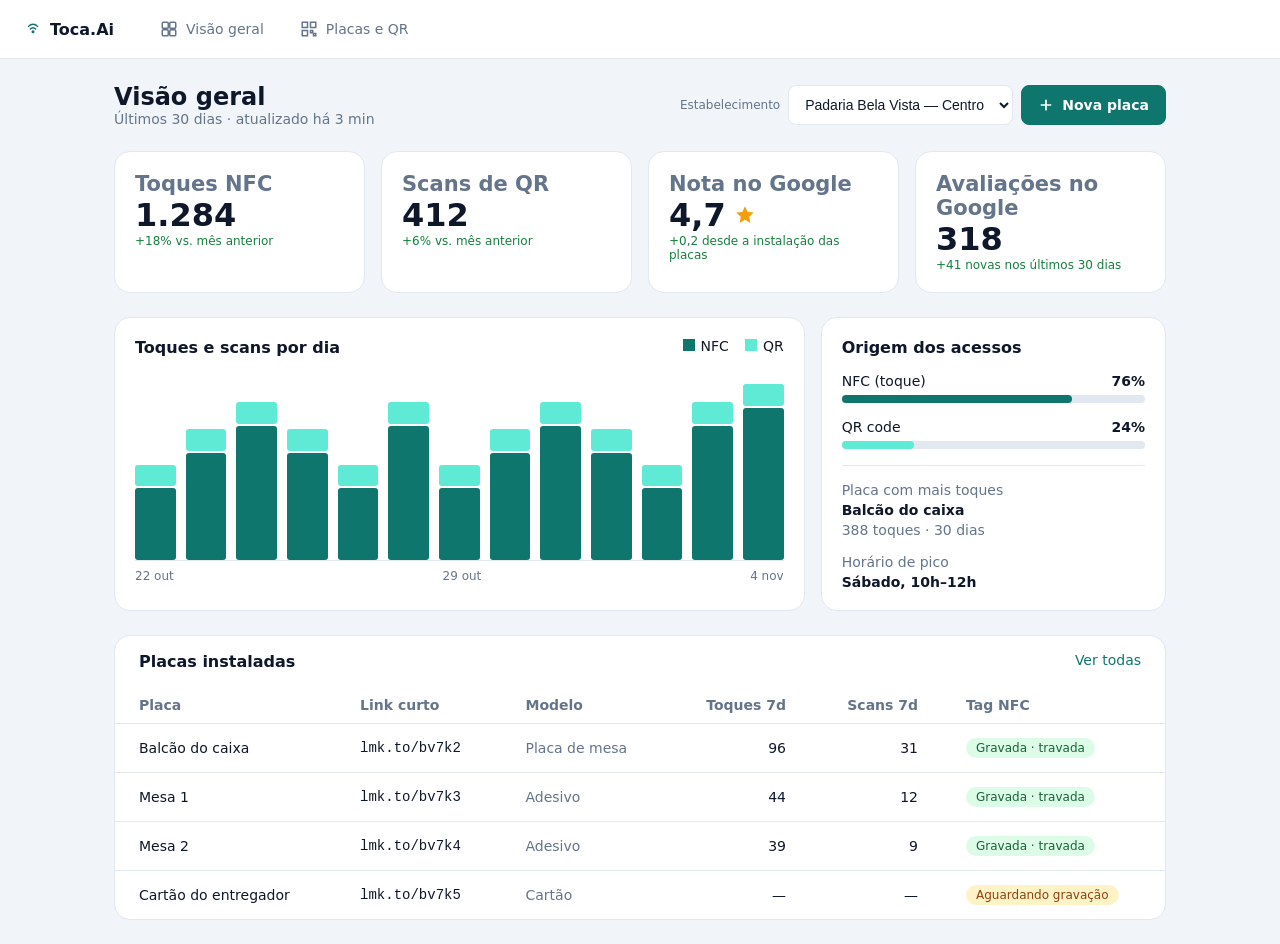
<file: index.html>
<!doctype html>
<html lang="pt-BR">
<head>
  <meta charset="utf-8">
  <meta name="viewport" content="width=device-width, initial-scale=1">
  <title>Visão geral — Toca.Ai</title>
  <link rel="stylesheet" href="style.css">
</head>
<body>
  <div>
    <!-- ===== Header ===== -->
    <div>
    <nav class="navigation" aria-label="Menu principal">
      <a class="brand" href="index.html" aria-label="Toca.Ai — ir para a página inicial">
        <span class="brand_mark" aria-hidden="true">
          <svg width="18" height="18" viewBox="0 0 24 24" fill="none" stroke="currentColor" stroke-width="2" stroke-linecap="round"><path d="M6 8.5a8 8 0 0 1 12 0"/><path d="M8.5 12a4.5 4.5 0 0 1 7 0"/><circle cx="12" cy="15.5" r="1" fill="currentColor"/></svg>
        </span>
        <span>Toca.Ai</span>
      </a>
      
      <!-- ===== Atributos do SVG é apenas para definir o tamanho da imagem vetorizada e manter a cor não precisa se preocupar em usar ===== -->
      <div class="nav">
        <a class="nav_item" href="index.html">
          <svg aria-hidden="true" width="18" height="18" viewBox="0 0 24 24" fill="none" stroke="currentColor" stroke-width="2" stroke-linecap="round"><rect x="3" y="3" width="8" height="8" rx="1.5"/><rect x="13" y="3" width="8" height="8" rx="1.5"/><rect x="3" y="13" width="8" height="8" rx="1.5"/><rect x="13" y="13" width="8" height="8" rx="1.5"/></svg>
          Visão geral
        </a>
        <a class="nav_item" href="editor-placa.html">
          <svg aria-hidden="true" width="18" height="18" viewBox="0 0 24 24" fill="none" stroke="currentColor" stroke-width="2" stroke-linecap="round"><rect x="3" y="3" width="7" height="7"/><rect x="14" y="3" width="7" height="7"/><rect x="3" y="14" width="7" height="7"/><path d="M14 14h3v3h-3zM18 18h3v3h-3z"/></svg>
          Placas e QR
        </a>
      </div>
    </nav>

  <!-- ===== Conteúdo ===== -->
  <main class="main">

    <header class="page-header">
      <div>
        <h1>Visão geral</h1>
        <p class="page-header_sub">Últimos 30 dias · atualizado há 3 min</p>
      </div>
      <div class="page-header_actions">
        <label class="field" for="establishment">Estabelecimento</label>
        <select class="select" id="establishment" name="establishment">
          <option>Padaria Bela Vista — Centro</option>
        </select>
        <a class="btn btn-primary" href="editor-placa.html">
          <svg aria-hidden="true" width="16" height="16" viewBox="0 0 24 24" fill="none" stroke="currentColor" stroke-width="2.5" stroke-linecap="round"><path d="M12 5v14M5 12h14"/></svg>
          Nova placa
        </a>
      </div>
    </header>

    <!-- Gráfico -->
    <section class="graph" aria-label="Indicadores">
      <article class="card graph">
        <h2 class="graph_label">Toques NFC</h2>
        <p class="graph_value">1.284</p>
        <p class="graph_delta">+18% vs. mês anterior</p>
      </article>
      <article class="card graph">
        <h2 class="graph_label">Scans de QR</h2>
        <p class="graph_value">412</p>
        <p class="graph_delta">+6% vs. mês anterior</p>
      </article>
      <article class="card graph">
        <h2 class="graph_label">Nota no Google</h2>
        <p class="graph_value">
          4,7
          <svg aria-hidden="true" class="graph_star" width="22" height="22" viewBox="0 0 24 24"><path d="M12 2.5l2.9 6.1 6.6.8-4.9 4.6 1.3 6.6L12 17.3l-5.9 3.3 1.3-6.6L2.5 9.4l6.6-.8z"/></svg>
        </p>
        <p class="graph_delta">+0,2 desde a instalação das placas</p>
      </article>
      <article class="card graph">
        <h2 class="graph_label">Avaliações no Google</h2>
        <p class="graph_value">318</p>
        <p class="graph_delta">+41 novas nos últimos 30 dias</p>
      </article>
    </section>

    <!-- Gráfico com a origem -->
    <section class="row-chart">

      <article class="card">
        <header class="card_head">
          <h2 class="card_title">Toques e scans por dia</h2>
          <ul class="legend">
            <li class="legend_item legend_item-nfc">NFC</li>
            <li class="legend_item legend_item-qr">QR</li>
          </ul>
        </header>
    
    <!-- Utilizar css pra simular o gráfico // Pesquisar sobre nth-child, vai ter que usar. Se não conseguirem podem deixar que eu arrumo no final -->
       <div class="bars" role="img" aria-label="Gráfico de barras: toques NFC e scans QR nos últimos 14 dias">
            <div class="bar"><span class="bar_qr"></span><span class="bar_nfc"></span></div>
            <div class="bar"><span class="bar_qr"></span><span class="bar_nfc"></span></div>
            <div class="bar"><span class="bar_qr"></span><span class="bar_nfc"></span></div>
            <div class="bar"><span class="bar_qr"></span><span class="bar_nfc"></span></div>
            <div class="bar"><span class="bar_qr"></span><span class="bar_nfc"></span></div>
            <div class="bar"><span class="bar_qr"></span><span class="bar_nfc"></span></div>
            <div class="bar"><span class="bar_qr"></span><span class="bar_nfc"></span></div>
            <div class="bar"><span class="bar_qr"></span><span class="bar_nfc"></span></div>
            <div class="bar"><span class="bar_qr"></span><span class="bar_nfc"></span></div>
            <div class="bar"><span class="bar_qr"></span><span class="bar_nfc"></span></div>
            <div class="bar"><span class="bar_qr"></span><span class="bar_nfc"></span></div>
            <div class="bar"><span class="bar_qr"></span><span class="bar_nfc"></span></div>
            <div class="bar"><span class="bar_qr"></span><span class="bar_nfc"></span></div>
        </div>

        <div class="axis">
          <span>22 out</span>
          <span>29 out</span>
          <span>4 nov</span>
        </div>
      </article>

      <article class="card card-origin">
        <h2 class="card_title">Origem dos acessos</h2>

        <div>
          <div class="progress_label"><span>NFC (toque)</span><strong>76%</strong></div>
          <div class="progress_track"><div class="progress_fill progress_fill-nfc"></div></div>
        </div>
        <div>
          <div class="progress_label"><span>QR code</span><strong>24%</strong></div>
          <div class="progress_track"><div class="progress_fill progress_fill-qr"></div></div>
        </div>

        <dl class="stats">
          <div class="stat">
            <dt>Placa com mais toques</dt>
            <dd>Balcão do caixa</dd>
            <dd class="stat_detail">388 toques · 30 dias</dd>
          </div>
          <div class="stat">
            <dt>Horário de pico</dt>
            <dd>Sábado, 10h–12h</dd>
          </div>
        </dl>
      </article>
    </section>

    <!-- Placas instaladas -->
    <section class="card table-card">
      <header class="table-card_head">
        <h2 class="card_title">Placas instaladas</h2>
        <a class="table-card_link" href="editor-placa.html">Ver todas</a>
      </header>

      <div class="table-scroll">
        <table class="table">
          <thead>
            <tr>
              <th scope="col">Placa</th>
              <th scope="col">Link curto</th>
              <th scope="col">Modelo</th>
              <th scope="col" class="num">Toques 7d</th>
              <th scope="col" class="num">Scans 7d</th>
              <th scope="col">Tag NFC</th>
            </tr>
          </thead>
          <tbody>
            <tr>
              <td>Balcão do caixa</td>
              <td class="table_mono">lmk.to/bv7k2</td>
              <td class="table_muted">Placa de mesa</td>
              <td class="num">96</td>
              <td class="num">31</td>
              <td><span class="badge badge-success">Gravada · travada</span></td>
            </tr>
            <tr>
              <td>Mesa 1</td>
              <td class="table_mono">lmk.to/bv7k3</td>
              <td class="table_muted">Adesivo</td>
              <td class="num">44</td>
              <td class="num">12</td>
              <td><span class="badge badge-success">Gravada · travada</span></td>
            </tr>
            <tr>
              <td>Mesa 2</td>
              <td class="table_mono">lmk.to/bv7k4</td>
              <td class="table_muted">Adesivo</td>
              <td class="num">39</td>
              <td class="num">9</td>
              <td><span class="badge badge-success">Gravada · travada</span></td>
            </tr>
            <tr>
              <td>Cartão do entregador</td>
              <td class="table_mono">lmk.to/bv7k5</td>
              <td class="table_muted">Cartão</td>
              <td class="num">—</td>
              <td class="num">—</td>
              <td><a class="badge badge-warning" href="#gravar">Aguardando gravação</a></td>
            </tr>
          </tbody>
        </table>
      </div>
    </section>
  </main>
</div>
</body>
</html>
</file>
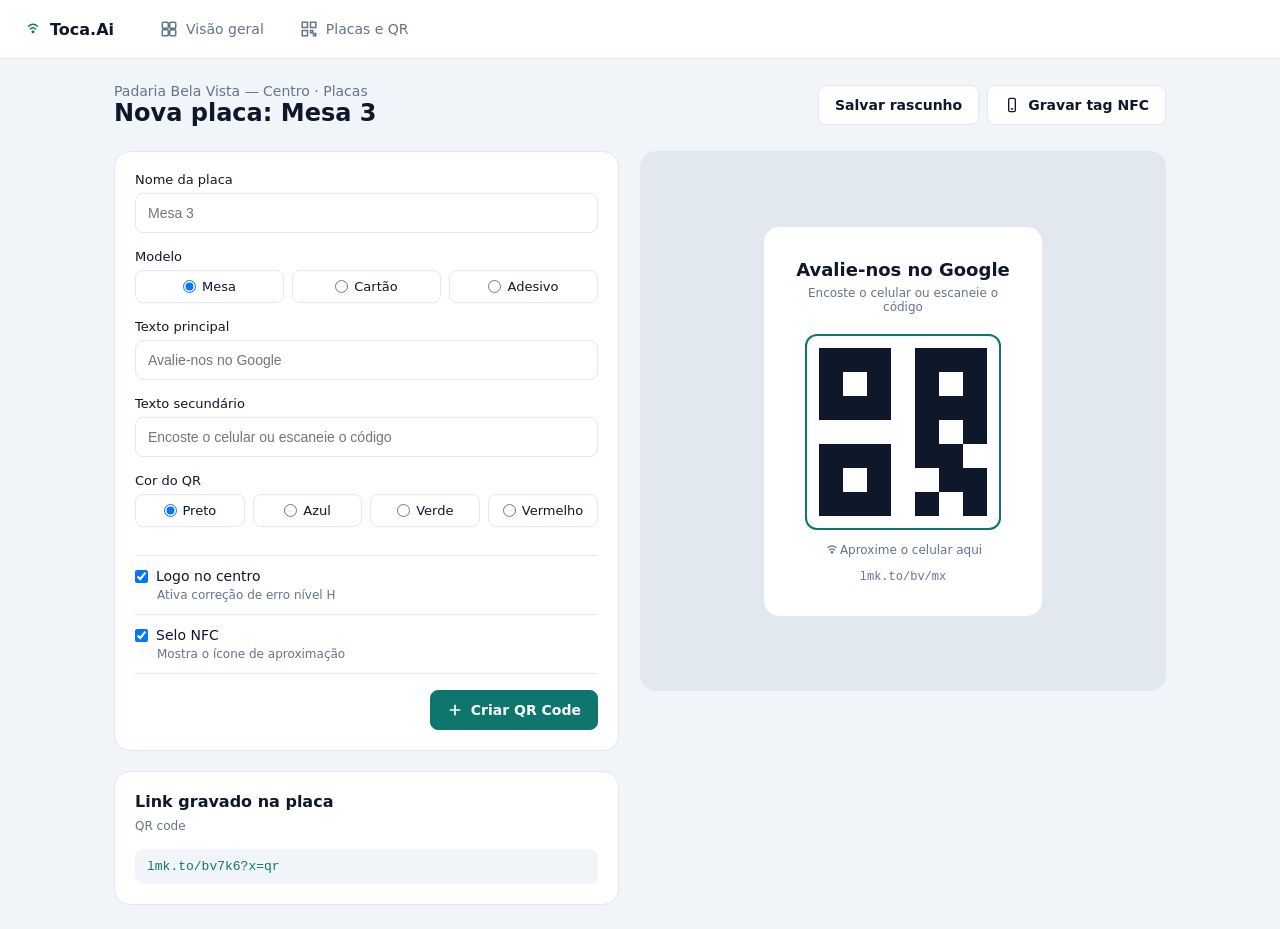
<file: editor-placa.html>
<!doctype html>
<html lang="pt-BR">
<head>
  <meta charset="utf-8">
  <meta name="viewport" content="width=device-width, initial-scale=1">
  <title>Nova placa: Mesa 3 — Toca.Ai</title>
  <link rel="stylesheet" href="style.css">
  <script src="script.js" defer></script>
</head>
<body>
  <div>
    <!-- ===== Menu Superior ===== -->
    <nav class="navigation" aria-label="Menu principal">
      <a class="brand" href="index.html" aria-label="Toca.Ai — ir para a página inicial">
        <span class="brand_mark" aria-hidden="true">
          <svg width="18" height="18" viewBox="0 0 24 24" fill="none" stroke="currentColor" stroke-width="2" stroke-linecap="round"><path d="M6 8.5a8 8 0 0 1 12 0"/><path d="M8.5 12a4.5 4.5 0 0 1 7 0"/><circle cx="12" cy="15.5" r="1" fill="currentColor"/></svg>
        </span>
        <span>Toca.Ai</span>
      </a>

      <div class="nav">
        <a class="nav_item" href="index.html">
          <svg aria-hidden="true" width="18" height="18" viewBox="0 0 24 24" fill="none" stroke="currentColor" stroke-width="2" stroke-linecap="round"><rect x="3" y="3" width="8" height="8" rx="1.5"/><rect x="13" y="3" width="8" height="8" rx="1.5"/><rect x="3" y="13" width="8" height="8" rx="1.5"/><rect x="13" y="13" width="8" height="8" rx="1.5"/></svg>
          Visão geral
        </a>
        <a class="nav_item" href="editor-placa.html">
          <svg aria-hidden="true" width="18" height="18" viewBox="0 0 24 24" fill="none" stroke="currentColor" stroke-width="2" stroke-linecap="round"><rect x="3" y="3" width="7" height="7"/><rect x="14" y="3" width="7" height="7"/><rect x="3" y="14" width="7" height="7"/><path d="M14 14h3v3h-3zM18 18h3v3h-3z"/></svg>
          Placas e QR
        </a>
      </div>
    </nav>

    <!-- ===== Conteúdo ===== -->
    <main class="main">

      <header class="page-header">
        <div>
          <p class="page-header_sub">Padaria Bela Vista — Centro · Placas</p>
          <h1>Nova placa: <span id="titulo-nome">Mesa 3</span></h1>
        </div>
        <div class="page-header_actions">
          <a class="btn" href="#">Salvar rascunho</a>
          <a class="btn" href="#gravar">
            <svg aria-hidden="true" width="16" height="16" viewBox="0 0 24 24" fill="none" stroke="currentColor" stroke-width="2" stroke-linecap="round"><rect x="7" y="2" width="10" height="20" rx="2"/><path d="M11 18h2"/></svg>
            Gravar tag NFC
          </a>
        </div>
      </header>

      <div class="editor">
        <div class="editor_left">
          <!-- novalidate: a validação fica por conta do script.js (evento submit) -->
          <form class="card editor_form" id="form-placa" action="#" method="post" novalidate>

            <div class="field">
              <label for="nome-placa">Nome da placa</label>
              <input class="select" type="text" id="nome-placa" name="nome-placa" placeholder="Mesa 3" required>
            </div>

            <fieldset class="field">
              <legend>Modelo</legend>
              <label><input type="radio" name="modelo" value="mesa" checked> Mesa</label>
              <label><input type="radio" name="modelo" value="cartao"> Cartão</label>
              <label><input type="radio" name="modelo" value="adesivo"> Adesivo</label>
            </fieldset>

            <div class="field">
              <label for="texto-principal">Texto principal</label>
              <input class="select" type="text" id="texto-principal" name="texto-principal" placeholder="Avalie-nos no Google" required>
            </div>

            <div class="field">
              <label for="texto-secundario">Texto secundário</label>
              <input class="select" type="text" id="texto-secundario" name="texto-secundario" placeholder="Encoste o celular ou escaneie o código" required>
            </div>

            <fieldset class="field">
              <legend>Cor do QR</legend>
              <label><input type="radio" name="cor-qr" value="preto" checked> Preto</label>
              <label><input type="radio" name="cor-qr" value="azul"> Azul</label>
              <label><input type="radio" name="cor-qr" value="verde"> Verde</label>
              <label><input type="radio" name="cor-qr" value="vermelho"> Vermelho</label>
            </fieldset>

            <div class="option">
              <label><input type="checkbox" name="logo-centro" checked> Logo no centro</label>
              <small class="field">Ativa correção de erro nível H</small>
            </div>

            <div class="option">
              <label><input type="checkbox" name="selo-nfc" checked> Selo NFC</label>
              <small class="field">Mostra o ícone de aproximação</small>
            </div>

            <!-- Botão de envio dentro do form: dispara o evento submit e a validação do script.js -->
            <div class="form_actions">
              <button class="btn btn-primary" type="submit">
                <svg aria-hidden="true" width="16" height="16" viewBox="0 0 24 24" fill="none" stroke="currentColor" stroke-width="2.5" stroke-linecap="round"><path d="M12 5v14M5 12h14"/></svg>
                Criar QR Code
              </button>
            </div>
          </form>

          <section class="card" aria-labelledby="titulo-link">
            <h2 class="card_title" id="titulo-link">Link gravado na placa</h2>
            <p class="field">QR code</p>
            <code class="table_mono">lmk.to/bv7k6?x=qr</code>
          </section>
        </div>

        <section class="editor_preview" aria-label="Pré-visualização da placa">
          <!-- A classe plate--mesa | plate--cartao | plate--adesivo é trocada pelo script.js -->
          <figure class="plate plate--mesa" id="placa-preview">
            <h2 class="card_title" id="preview-titulo">Avalie-nos no Google</h2>
            <p class="field" id="preview-subtitulo">Encoste o celular ou escaneie o código</p>

            <div class="qr-box">
  <div class="qr-grid">
    <div class="qr-p"></div><div class="qr-p"></div><div class="qr-p"></div><div class="qr-b"></div><div class="qr-p"></div><div class="qr-p"></div><div class="qr-p"></div>
    <div class="qr-p"></div><div class="qr-b"></div><div class="qr-p"></div><div class="qr-b"></div><div class="qr-p"></div><div class="qr-b"></div><div class="qr-p"></div>
    <div class="qr-p"></div><div class="qr-p"></div><div class="qr-p"></div><div class="qr-b"></div><div class="qr-p"></div><div class="qr-p"></div><div class="qr-p"></div>
    <div class="qr-b"></div><div class="qr-b"></div><div class="qr-b"></div><div class="qr-b"></div><div class="qr-p"></div><div class="qr-b"></div><div class="qr-p"></div>
    <div class="qr-p"></div><div class="qr-p"></div><div class="qr-p"></div><div class="qr-b"></div><div class="qr-p"></div><div class="qr-p"></div><div class="qr-b"></div>
    <div class="qr-p"></div><div class="qr-b"></div><div class="qr-p"></div><div class="qr-b"></div><div class="qr-b"></div><div class="qr-p"></div><div class="qr-p"></div>
    <div class="qr-p"></div><div class="qr-p"></div><div class="qr-p"></div><div class="qr-b"></div><div class="qr-p"></div><div class="qr-b"></div><div class="qr-p"></div>
  </div>
</div>

            <p class="field" id="preview-nfc">
              <svg aria-hidden="true" width="16" height="16" viewBox="0 0 24 24" fill="none" stroke="currentColor" stroke-width="2" stroke-linecap="round"><path d="M6 8.5a8 8 0 0 1 12 0"/><path d="M8.5 12a4.5 4.5 0 0 1 7 0"/><circle cx="12" cy="15.5" r="1" fill="currentColor"/></svg>
              Aproxime o celular aqui
            </p>

            <code class="table_mono">lmk.to/bv/mx</code>
          </figure>
        </section>
      </div>
    </main>
  </div>
</body>
</html>
</file>
<file: style.css>
/* =========================================================
   style.css — folha única do projeto (index.html e editor-placa.html)
   1. Base
   2. Menu superior
   3. Cabeçalho da página e controles comuns (field, select, btn)
   4. Cards
   5. Visão geral: indicadores, gráfico, acessos, tabela
   6. Editor de placa: formulário, link, pré-visualização, modelos
   ========================================================= */

/* ===== 1. Base ===== */
* {
    box-sizing: border-box;
    margin: 0;
    padding: 0;
}

body {
    font-family: Inter, system-ui, sans-serif;
    font-size: 14px;
    color: #0F172A;
    background: #F1F5F9;
}

/* ===== 2. Menu superior ===== */
.navigation {
    display: flex;
    align-items: center;
    gap: 32px;
    padding: 12px 24px;
    background: #FFFFFF;
    border-bottom: 1px solid #E2E8F0;
}

.brand, .nav_item {
    display: flex;
    align-items: center;
    gap: 8px;
    text-decoration: none;
}

.brand {
    color: #0F172A;
    font-size: 16px;
    font-weight: 700;
}

.brand_mark {
    display: flex;
    color: #0F766E;
}

.nav {
    display: flex;
    gap: 8px;
}

.nav_item {
    padding: 8px 14px;
    border-radius: 999px;
    color: #64748B;
}

.nav_item:hover {
    background: #F1F5F9;
    color: #0F766E;
}

/* ===== 3. Cabeçalho da página e controles comuns ===== */
.main {
    max-width: 1100px;
    margin: 0 auto;
    padding: 24px;
    display: flex;
    flex-direction: column;
    gap: 24px;
}

.page-header {
    display: flex;
    justify-content: space-between;
    align-items: center;
}

.page-header h1 {
    font-size: 24px;
}

.page-header_sub {
    color: #64748B;
}

.page-header_actions {
    display: flex;
    align-items: center;
    gap: 8px;
}

.field {
    font-size: 12px;
    color: #64748B;
}

.select {
    height: 40px;
    padding: 0 12px;
    border: 1px solid #E2E8F0;
    border-radius: 8px;
    background: #FFFFFF;
    color: #0F172A;
    font-size: 14px;
}

.btn {
    display: inline-flex;
    align-items: center;
    gap: 8px;
    height: 40px;
    padding: 0 16px;
    border: 1px solid #E2E8F0;
    border-radius: 8px;
    background: #FFFFFF;
    color: #0F172A;
    font-size: 14px;
    font-weight: 600;
    text-decoration: none;
}

.btn-primary {
    background: #0F766E;
    border-color: #0F766E;
    color: #FFFFFF;
}

.btn-primary:hover {
    background: #115E59;
}

/* Elementos com o atributo hidden ficam escondidos (tbody da tabela e selo NFC da prévia) */
[hidden] {
    display: none !important;
}

/* ===== 4. Cards ===== */
.card {
    padding: 20px;
    background: #FFFFFF;
    border: 1px solid #E2E8F0;
    border-radius: 16px;
}

.card_title {
    font-size: 16px;
    font-weight: 600;
}

/* ===== 5. Visão geral ===== */

/* indicadores do topo */
section.graph {
    display: grid;
    grid-template-columns: repeat(4, 1fr);
    gap: 16px;
}

.graph_label {
    color: #64748B;
}

.graph_value {
    display: flex;
    align-items: center;
    gap: 8px;
    font-size: 32px;
    font-weight: 700;
}

.graph_delta {
    font-size: 12px;
    color: #15803D;
}

.graph_star {
    fill: #F59E0B;
}

/* gráfico */
.row-chart {
    display: grid;
    grid-template-columns: 2fr 1fr;
    gap: 16px;
}

.card_head {
    display: flex;
    justify-content: space-between;
}

.legend {
    display: flex;
    gap: 16px;
    padding: 0;
    list-style: none;
}

.legend_item::before {
    content: "";
    display: inline-block;
    width: 12px;
    height: 12px;
    margin-right: 6px;
}

.legend_item-nfc::before {
    background: #0F766E;
}

.legend_item-qr::before {
    background: #5EEAD4;
}

.bars {
    display: flex;
    gap: 10px;
    height: 180px;
    margin-top: 24px;
    border-bottom: 1px solid #E2E8F0;
}

.bar {
    flex: 1;
    height: 100%;
    display: flex;
    flex-direction: column;
    justify-content: flex-end;
    gap: 2px;
}

.bar_nfc, .bar_qr {
    display: block;
    border-radius: 3px;
}

.bar_nfc {
    background: #0F766E;
}

.bar_qr {
    height: 12%;
    background: #5EEAD4;
}

.bar:nth-child(odd) .bar_nfc {
    height: 40%;
}

.bar:nth-child(even) .bar_nfc {
    height: 60%;
}

.bar:nth-child(3n) .bar_nfc {
    height: 75%;
}

.bar:last-child .bar_nfc {
    height: 85%;
}


.axis {
    display: flex;
    justify-content: space-between;
    margin-top: 8px;
    font-size: 12px;
    color: #64748B;
}

/* origem dos acessos */
.card-origin {
    display: flex;
    flex-direction: column;
    gap: 16px;
}

.progress_label {
    display: flex;
    justify-content: space-between;
    margin-bottom: 6px;
}

.progress_track {
    height: 8px;
    border-radius: 4px;
    background: #E2E8F0;
}

.progress_fill {
    height: 100%;
    border-radius: 4px;
}

.progress_fill-nfc {
    width: 76%;
    background: #0F766E;
}

.progress_fill-qr {
    width: 24%;
    background: #5EEAD4;
}

.stats {
    display: flex;
    flex-direction: column;
    gap: 16px;
    padding-top: 16px;
    border-top: 1px solid #E2E8F0;
}

.stat dt {
    color: #64748B;
}

.stat dd {
    margin-top: 4px;
    font-weight: 600;
}

.stat .stat_detail {
    font-weight: 400;
    color: #64748B;
}

/* tabela de placas */
.table-card {
    padding: 0;
    overflow: hidden;
}

.table-card_head {
    display: flex;
    justify-content: space-between;
    padding: 16px 24px;
}

.table-card_link {
    color: #0F766E;
    text-decoration: none;
}

.table-scroll {
    overflow-x: auto;
}

.table {
    width: 100%;
    min-width: 720px;
    border-collapse: collapse;
    text-align: left;
}

.table th {
    padding: 10px 24px;
    color: #64748B;
}

.table td {
    padding: 14px 24px;
    border-top: 1px solid #E2E8F0;
}

.table .num {
    text-align: right;
}

.table_mono {
    font-family: monospace;
}

.table_muted {
    color: #64748B;
}

.badge {
    display: inline-block;
    padding: 3px 10px;
    border-radius: 999px;
    font-size: 12px;
    text-decoration: none;
}

.badge-success {
    background: #DCFCE7;
    color: #166534;
}

.badge-warning {
    background: #FEF3C7;
    color: #92400E;
}

/* ===== 6. Editor de placa ===== */

/* estrutura em 2 colunas */
.editor {
    display: grid;
    grid-template-columns: 48% 50%;
    column-gap: 2%;
    align-items: flex-start;
}

.editor_left {
    display: flex;
    flex-direction: column;
    row-gap: 20px;
}

.editor .card_title {
    margin-bottom: 8px;
}

/* formulário */
.editor_form {
    display: flex;
    flex-direction: column;
}

.editor .field {
    display: flex;
    flex-direction: column;
    margin-bottom: 16px;
}

.editor .field label {
    font-size: 13px;
    color: #0F172A;
    margin-bottom: 6px;
}

.editor_form .select {
    width: 100%;
}

/* opções de modelo e cor do QR lado a lado */
.editor fieldset.field {
    display: flex;
    flex-direction: row;
    justify-content: space-between;
    align-items: center;
    column-gap: 8px;
    border: none;
    padding: 0;
    margin-bottom: 16px;
}

.editor fieldset.field legend {
    font-size: 13px;
    color: #0F172A;
    margin-bottom: 6px;
}

.editor fieldset.field label {
    width: 100%;
    display: flex;
    flex-direction: row;
    align-items: center;
    justify-content: center;
    padding: 8px 10px;
    border: 1px solid #E2E8F0;
    border-radius: 8px;
    background: #FFFFFF;
    color: #0F172A;
    font-size: 13px;
    margin-bottom: 0;
}

.editor fieldset.field input {
    margin-right: 6px;
}

/* checkboxes (logo no centro e selo NFC) */
.option {
    display: flex;
    flex-direction: column;
    padding-top: 12px;
    margin-top: 12px;
    border-top: 1px solid #E2E8F0;
}

.option label {
    display: flex;
    flex-direction: row;
    align-items: center;
    font-size: 14px;
    color: #0F172A;
    margin-bottom: 4px;
}

.option input {
    margin-right: 8px;
}

.option small.field {
    padding-left: 22px;
    font-size: 12px;
    color: #64748B;
    margin-bottom: 0;
}

/* botão de envio dentro do formulário */
.form_actions {
    display: flex;
    justify-content: flex-end;
    padding-top: 16px;
    margin-top: 12px;
    border-top: 1px solid #E2E8F0;
}

.form_actions .btn {
    cursor: pointer;
    font-family: inherit;
}

/* card de link gravado */
.editor_left .table_mono {
    display: block;
    background: #F1F5F9;
    color: #0F766E;
    padding: 10px 12px;
    margin-top: 8px;
    border-radius: 8px;
    font-size: 13px;
}

/* pré-visualização */
.editor_preview {
    background: #E2E8F0;
    border-radius: 16px;
    padding: 40px;
    height: 540px;
    display: flex;
    justify-content: center;
    align-items: center;
}

.plate {
    width: 280px;
    background: #FFFFFF;
    border: 1px solid #E2E8F0;
    border-radius: 16px;
    padding: 32px 24px;
    margin: 0;
    display: flex;
    flex-direction: column;
    align-items: center;
    text-align: center;
}

.plate .card_title {
    font-size: 18px;
    color: #0F172A;
    margin-bottom: 6px;
}

.plate p.field {
    display: flex;
    flex-direction: row;
    align-items: center;
    justify-content: center;
    font-size: 12px;
    color: #64748B;
    margin-bottom: 12px;
}

.plate .table_mono {
    font-size: 12px;
    color: #64748B;
}

/* moldura e QR simplificado */
.qr-box {
    display: flex;
    justify-content: center;
    align-items: center;
    background: #FFFFFF;
    border: 2px solid #0F766E;
    border-radius: 12px;
    padding: 12px;
    margin-top: 8px;
    margin-bottom: 12px;
}

.qr-grid {
    display: grid;
    grid-template-columns: repeat(7, auto);
    width: 168px;
    height: 168px;
}

.qr-p {
    background: #0F172A;
}

.qr-b {
    background: #FFFFFF;
}

/* modelos da placa (classe trocada pelo script.js) */

/* mesa: é o padrão definido em .plate, nada a sobrescrever */

/* cartão: formato horizontal, texto à esquerda e QR à direita */
.plate--cartao {
    width: 360px;
    display: grid;
    grid-template-columns: 1fr auto;
    column-gap: 16px;
    align-items: center;
    padding: 20px 22px;
    text-align: left;
}

.plate--cartao > * {
    grid-column: 1;
}

.plate--cartao .qr-box {
    grid-column: 2;
    grid-row: 1 / span 4;
    margin: 0;
}

.plate--cartao .qr-grid {
    width: 126px;
    height: 126px;
}

.plate--cartao p.field {
    justify-content: flex-start;
}

/* adesivo: formato redondo, só título, QR e selo NFC */
.plate--adesivo {
    width: 260px;
    height: 260px;
    border-radius: 50%;
    border: 6px solid #0F766E;
    padding: 24px;
    justify-content: center;
}

.plate--adesivo .card_title {
    font-size: 14px;
}

.plate--adesivo #preview-subtitulo,
.plate--adesivo .table_mono {
    display: none;
}

.plate--adesivo .qr-box {
    border: none;
    padding: 6px;
    margin-top: 4px;
    margin-bottom: 6px;
}

.plate--adesivo .qr-grid {
    width: 112px;
    height: 112px;
}
</file>
